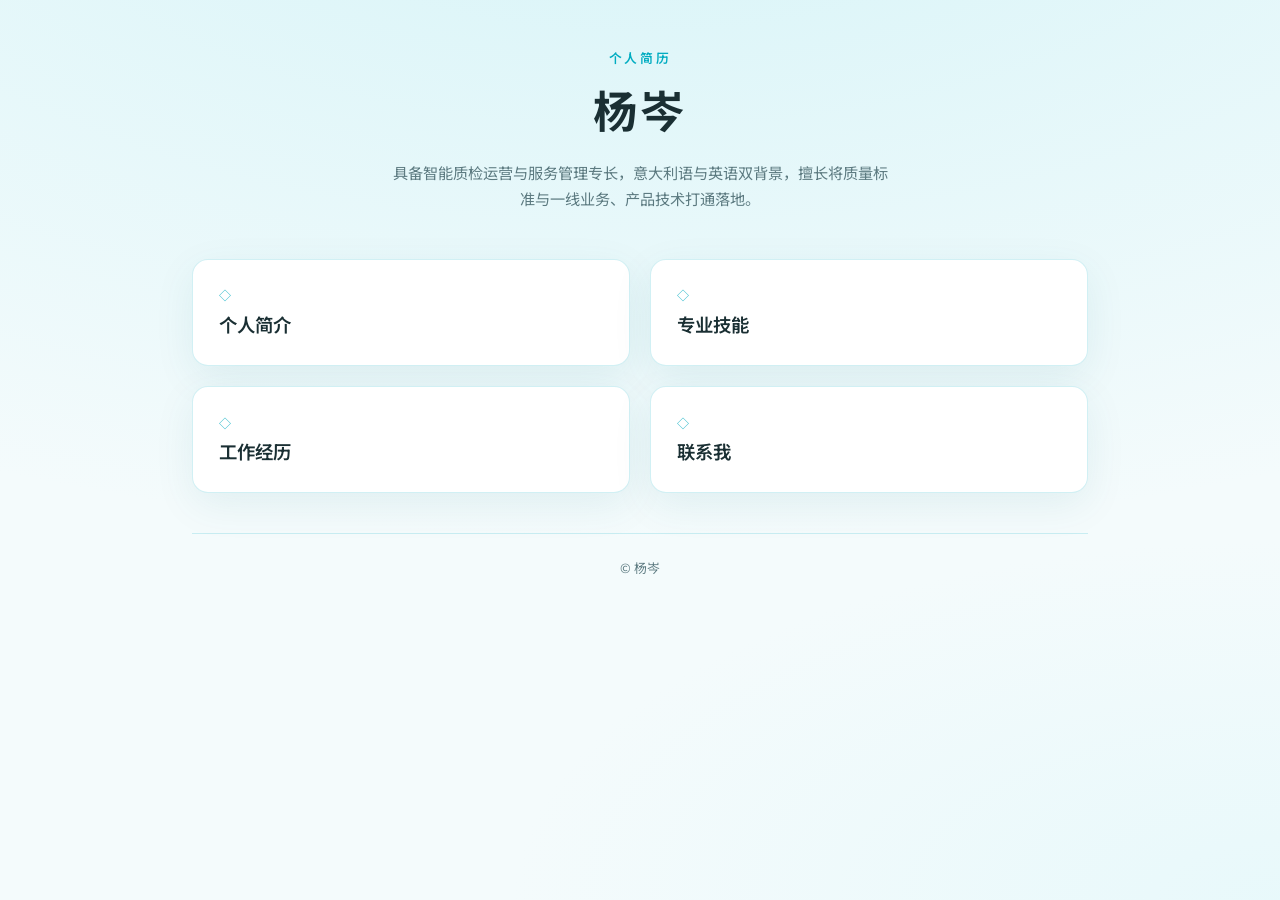
<file: index.html>
<!DOCTYPE html>
<html lang="zh-CN">
<head>
  <meta charset="UTF-8" />
  <meta name="viewport" content="width=device-width, initial-scale=1.0" />
  <title>杨岑 · 个人简历</title>
  <link rel="preconnect" href="https://fonts.googleapis.com" />
  <link rel="preconnect" href="https://fonts.gstatic.com" crossorigin />
  <link href="https://fonts.googleapis.com/css2?family=DM+Sans:ital,opsz,wght@0,9..40,400;0,9..40,500;0,9..40,600;0,9..40,700;1,9..40,400&family=Noto+Sans+SC:wght@400;500;600;700&display=swap" rel="stylesheet" />
  <link rel="stylesheet" href="styles.css" />
</head>
<body>
  <div class="page">
    <header class="site-header">
      <p class="site-tag">个人简历</p>
      <h1 class="site-title">杨岑</h1>
      <p class="home-tagline">具备智能质检运营与服务管理专长，意大利语与英语双背景，擅长将质量标准与一线业务、产品技术打通落地。</p>
    </header>

    <main class="home-grid" aria-label="内容板块">
      <a href="intro.html" class="block-card">
        <span class="block-icon" aria-hidden="true">◇</span>
        <span class="block-label">个人简介</span>
      </a>
      <a href="skills.html" class="block-card">
        <span class="block-icon" aria-hidden="true">◇</span>
        <span class="block-label">专业技能</span>
      </a>
      <a href="experience.html" class="block-card">
        <span class="block-icon" aria-hidden="true">◇</span>
        <span class="block-label">工作经历</span>
      </a>
      <a href="contact.html" class="block-card">
        <span class="block-icon" aria-hidden="true">◇</span>
        <span class="block-label">联系我</span>
      </a>
    </main>

    <footer class="site-footer">
      <span>© 杨岑</span>
    </footer>
  </div>
</body>
</html>
</file>
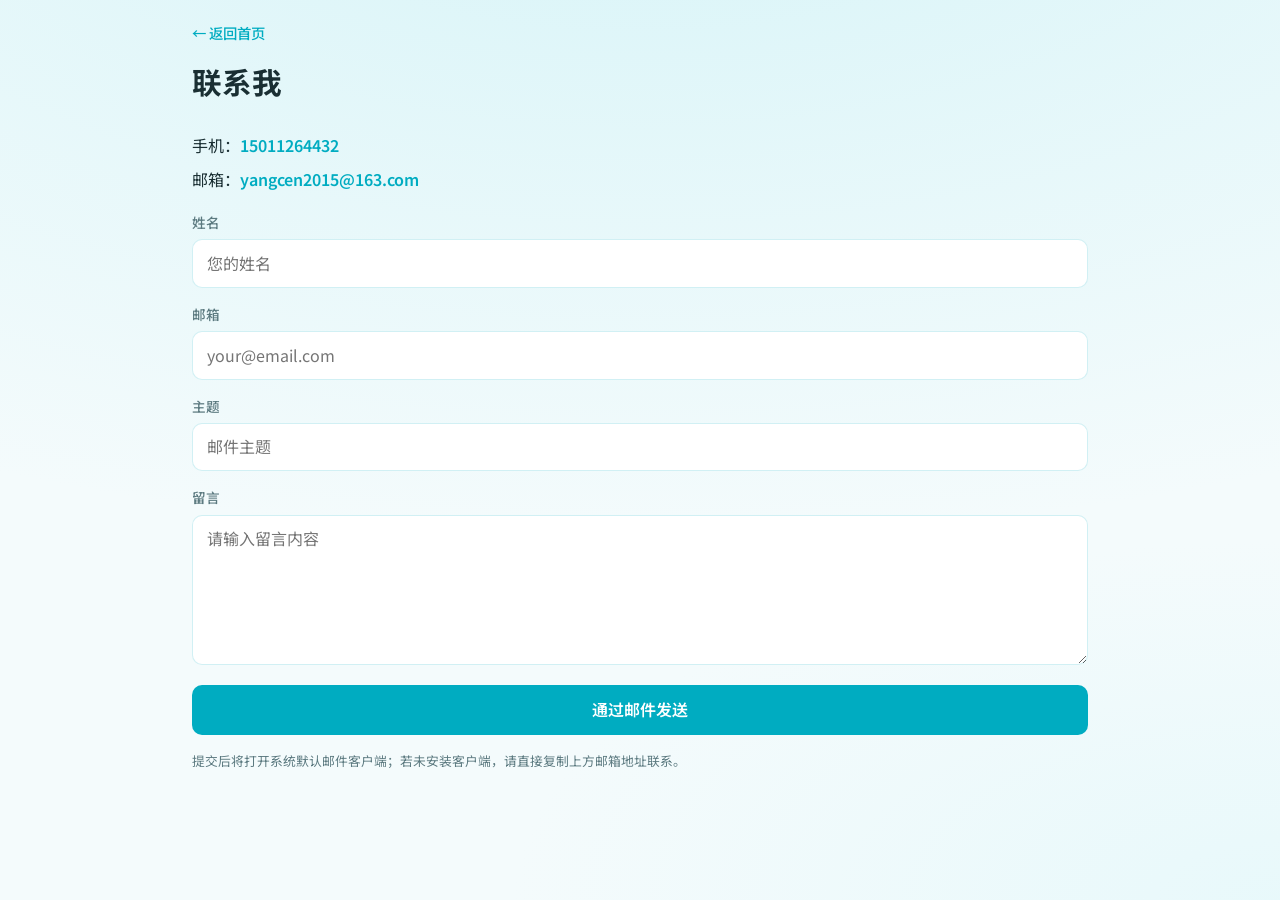
<file: contact.html>
<!DOCTYPE html>
<html lang="zh-CN">
<head>
  <meta charset="UTF-8" />
  <meta name="viewport" content="width=device-width, initial-scale=1.0" />
  <title>联系我 · 杨岑</title>
  <link rel="preconnect" href="https://fonts.googleapis.com" />
  <link rel="preconnect" href="https://fonts.gstatic.com" crossorigin />
  <link href="https://fonts.googleapis.com/css2?family=DM+Sans:ital,opsz,wght@0,9..40,400;0,9..40,500;0,9..40,600;0,9..40,700;1,9..40,400&family=Noto+Sans+SC:wght@400;500;600;700&display=swap" rel="stylesheet" />
  <link rel="stylesheet" href="styles.css" />
</head>
<body>
  <nav class="subpage-nav">
    <a href="index.html" class="back-link">← 返回首页</a>
  </nav>
  <div class="page content-page">
    <header class="content-header">
      <h1 class="content-title">联系我</h1>
    </header>

    <div class="contact-channels">
      <p class="contact-phone">手机：<a href="tel:15011264432">15011264432</a></p>
      <p class="contact-email">邮箱：<a href="mailto:yangcen2015@163.com">yangcen2015@163.com</a></p>
    </div>

    <form class="contact-form" id="contactForm" novalidate>
      <label class="field">
        <span class="field-label">姓名</span>
        <input type="text" name="name" autocomplete="name" required placeholder="您的姓名" />
      </label>
      <label class="field">
        <span class="field-label">邮箱</span>
        <input type="email" name="email" autocomplete="email" required placeholder="your@email.com" />
      </label>
      <label class="field">
        <span class="field-label">主题</span>
        <input type="text" name="subject" required placeholder="邮件主题" />
      </label>
      <label class="field">
        <span class="field-label">留言</span>
        <textarea name="message" rows="5" required placeholder="请输入留言内容"></textarea>
      </label>
      <button type="submit" class="submit-btn">通过邮件发送</button>
      <p class="form-note">提交后将打开系统默认邮件客户端；若未安装客户端，请直接复制上方邮箱地址联系。</p>
    </form>
  </div>
  <script src="script.js"></script>
</body>
</html>
</file>
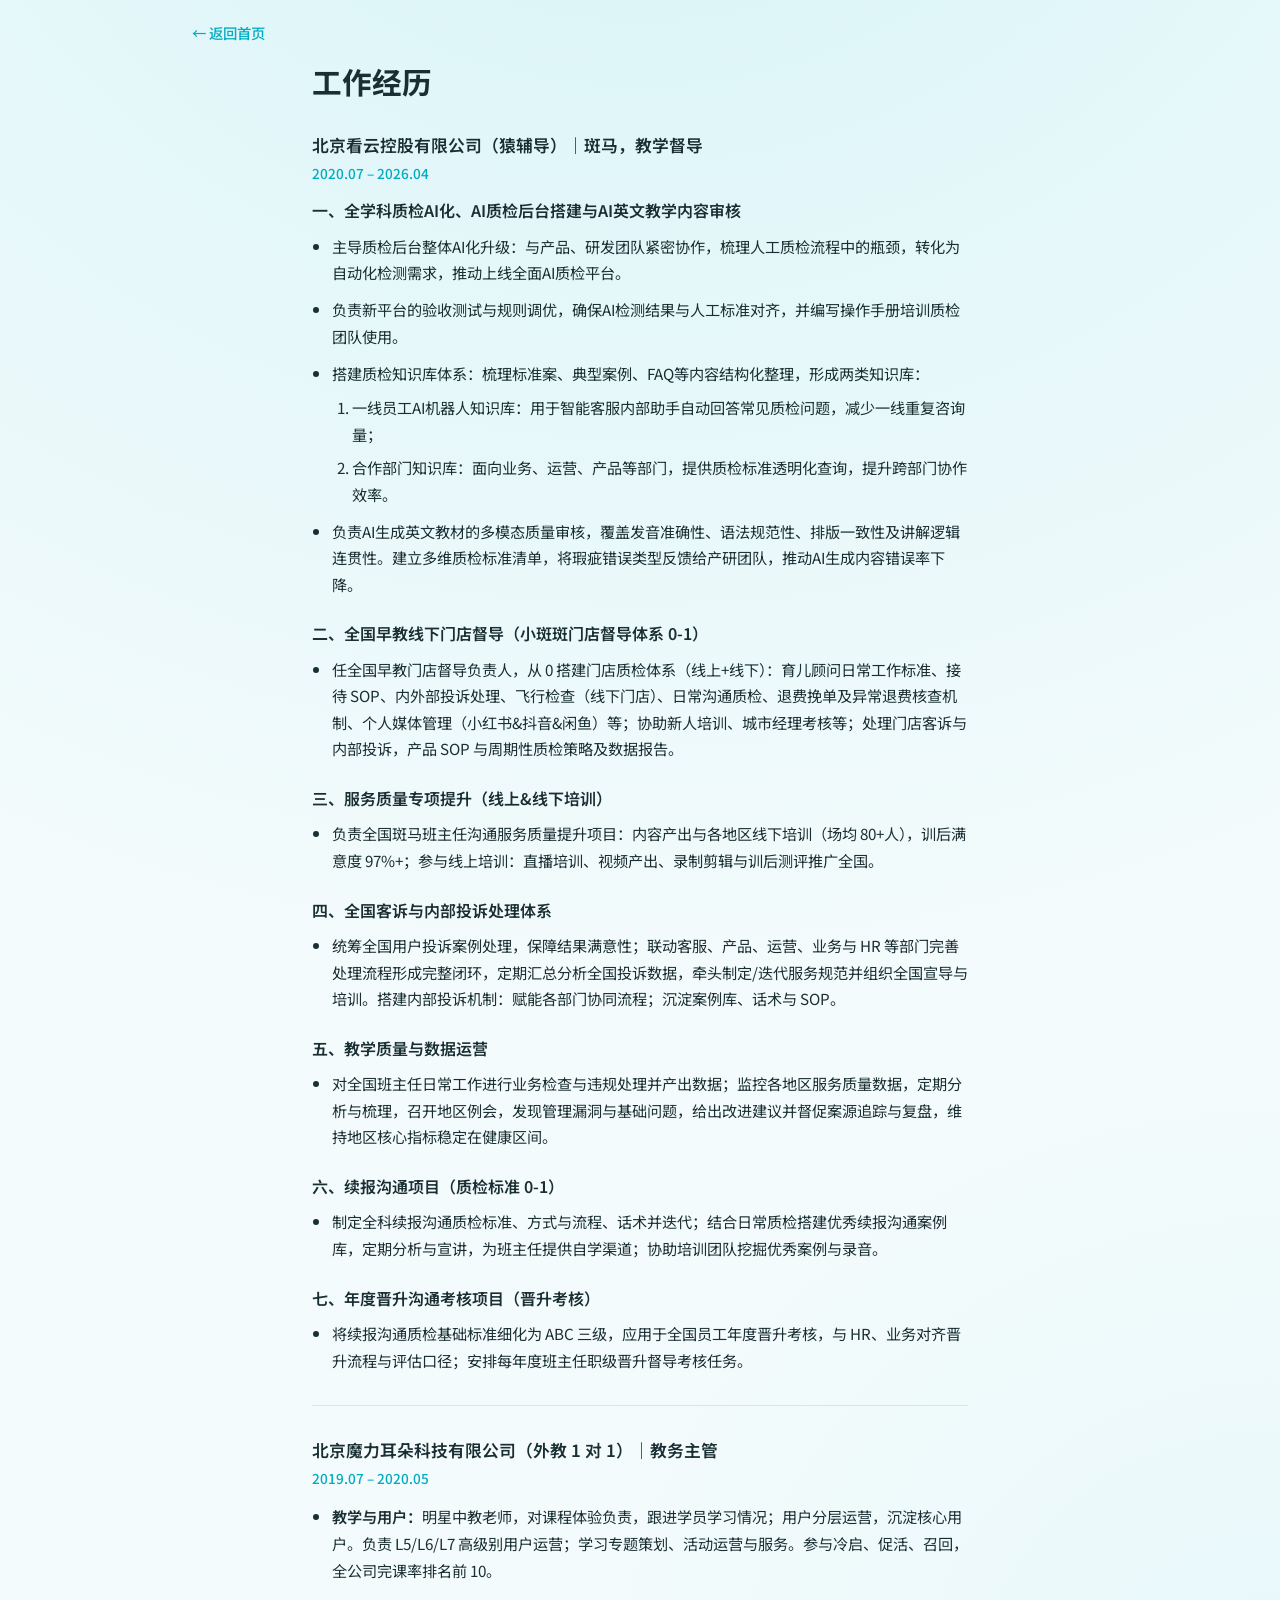
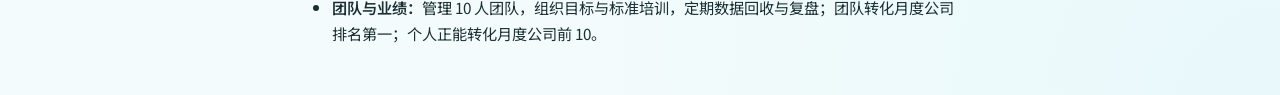
<file: experience.html>
<!DOCTYPE html>
<html lang="zh-CN">
<head>
  <meta charset="UTF-8" />
  <meta name="viewport" content="width=device-width, initial-scale=1.0" />
  <title>工作经历 · 杨岑</title>
  <link rel="preconnect" href="https://fonts.googleapis.com" />
  <link rel="preconnect" href="https://fonts.gstatic.com" crossorigin />
  <link href="https://fonts.googleapis.com/css2?family=DM+Sans:ital,opsz,wght@0,9..40,400;0,9..40,500;0,9..40,600;0,9..40,700;1,9..40,400&family=Noto+Sans+SC:wght@400;500;600;700&display=swap" rel="stylesheet" />
  <link rel="stylesheet" href="styles.css" />
</head>
<body>
  <nav class="subpage-nav">
    <a href="index.html" class="back-link">← 返回首页</a>
  </nav>
  <div class="page content-page experience-page resume-copy">
    <header class="content-header">
      <h1 class="content-title">工作经历</h1>
    </header>

    <article class="job job-full">
      <header class="job-head">
        <h2 class="job-title">北京看云控股有限公司（猿辅导）｜斑马，教学督导</h2>
        <p class="job-meta">2020.07 – 2026.04</p>
      </header>

      <section class="resume-block">
        <h3 class="resume-block-title">一、全学科质检AI化、AI质检后台搭建与AI英文教学内容审核</h3>
        <ul class="resume-list">
          <li>主导质检后台整体AI化升级：与产品、研发团队紧密协作，梳理人工质检流程中的瓶颈，转化为自动化检测需求，推动上线全面AI质检平台。</li>
          <li>负责新平台的验收测试与规则调优，确保AI检测结果与人工标准对齐，并编写操作手册培训质检团队使用。</li>
          <li>
            搭建质检知识库体系：梳理标准案、典型案例、FAQ等内容结构化整理，形成两类知识库：
            <ol class="resume-sublist">
              <li>一线员工AI机器人知识库：用于智能客服内部助手自动回答常见质检问题，减少一线重复咨询量；</li>
              <li>合作部门知识库：面向业务、运营、产品等部门，提供质检标准透明化查询，提升跨部门协作效率。</li>
            </ol>
          </li>
          <li>负责AI生成英文教材的多模态质量审核，覆盖发音准确性、语法规范性、排版一致性及讲解逻辑连贯性。建立多维质检标准清单，将瑕疵错误类型反馈给产研团队，推动AI生成内容错误率下降。</li>
        </ul>
      </section>

      <section class="resume-block">
        <h3 class="resume-block-title">二、全国早教线下门店督导（小斑斑门店督导体系 0-1）</h3>
        <ul class="resume-list">
          <li>任全国早教门店督导负责人，从 0 搭建门店质检体系（线上+线下）：育儿顾问日常工作标准、接待 SOP、内外部投诉处理、飞行检查（线下门店）、日常沟通质检、退费挽单及异常退费核查机制、个人媒体管理（小红书&amp;抖音&amp;闲鱼）等；协助新人培训、城市经理考核等；处理门店客诉与内部投诉，产品 SOP 与周期性质检策略及数据报告。</li>
        </ul>
      </section>

      <section class="resume-block">
        <h3 class="resume-block-title">三、服务质量专项提升（线上&amp;线下培训）</h3>
        <ul class="resume-list">
          <li>负责全国斑马班主任沟通服务质量提升项目：内容产出与各地区线下培训（场均 80+人），训后满意度 97%+；参与线上培训：直播培训、视频产出、录制剪辑与训后测评推广全国。</li>
        </ul>
      </section>

      <section class="resume-block">
        <h3 class="resume-block-title">四、全国客诉与内部投诉处理体系</h3>
        <ul class="resume-list">
          <li>统筹全国用户投诉案例处理，保障结果满意性；联动客服、产品、运营、业务与 HR 等部门完善处理流程形成完整闭环，定期汇总分析全国投诉数据，牵头制定/迭代服务规范并组织全国宣导与培训。搭建内部投诉机制：赋能各部门协同流程；沉淀案例库、话术与 SOP。</li>
        </ul>
      </section>

      <section class="resume-block">
        <h3 class="resume-block-title">五、教学质量与数据运营</h3>
        <ul class="resume-list">
          <li>对全国班主任日常工作进行业务检查与违规处理并产出数据；监控各地区服务质量数据，定期分析与梳理，召开地区例会，发现管理漏洞与基础问题，给出改进建议并督促案源追踪与复盘，维持地区核心指标稳定在健康区间。</li>
        </ul>
      </section>

      <section class="resume-block">
        <h3 class="resume-block-title">六、续报沟通项目（质检标准 0-1）</h3>
        <ul class="resume-list">
          <li>制定全科续报沟通质检标准、方式与流程、话术并迭代；结合日常质检搭建优秀续报沟通案例库，定期分析与宣讲，为班主任提供自学渠道；协助培训团队挖掘优秀案例与录音。</li>
        </ul>
      </section>

      <section class="resume-block">
        <h3 class="resume-block-title">七、年度晋升沟通考核项目（晋升考核）</h3>
        <ul class="resume-list">
          <li>将续报沟通质检基础标准细化为 ABC 三级，应用于全国员工年度晋升考核，与 HR、业务对齐晋升流程与评估口径；安排每年度班主任职级晋升督导考核任务。</li>
        </ul>
      </section>
    </article>

    <article class="job job-full">
      <header class="job-head">
        <h2 class="job-title">北京魔力耳朵科技有限公司（外教 1 对 1）｜教务主管</h2>
        <p class="job-meta">2019.07 – 2020.05</p>
      </header>

      <ul class="resume-list resume-list-flat">
        <li><strong>教学与用户：</strong>明星中教老师，对课程体验负责，跟进学员学习情况；用户分层运营，沉淀核心用户。负责 L5/L6/L7 高级别用户运营；学习专题策划、活动运营与服务。参与冷启、促活、召回，全公司完课率排名前 10。</li>
        <li><strong>团队与业绩：</strong>管理 10 人团队，组织目标与标准培训，定期数据回收与复盘；团队转化月度公司排名第一；个人正能转化月度公司前 10。</li>
      </ul>
    </article>
  </div>
</body>
</html>
</file>
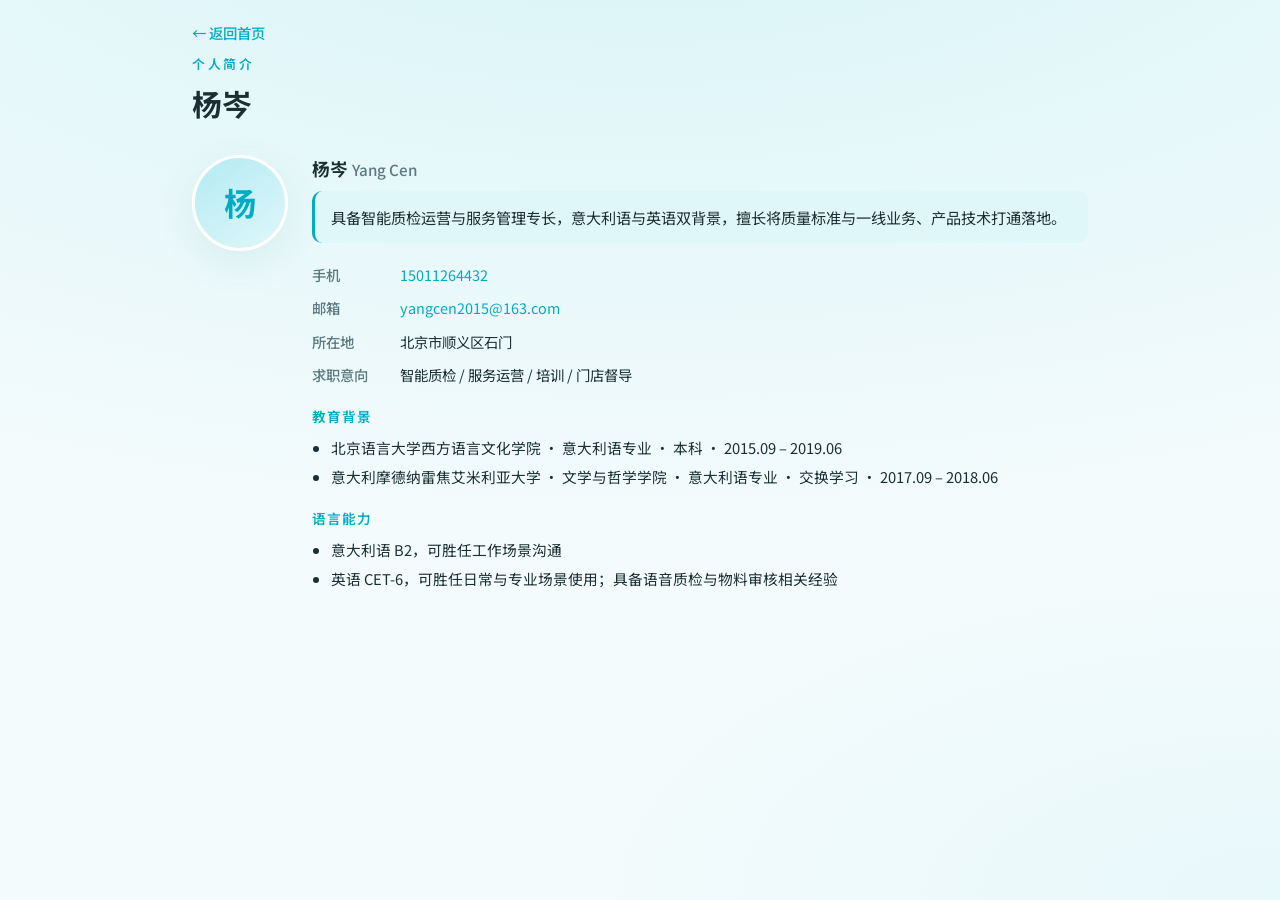
<file: intro.html>
<!DOCTYPE html>
<html lang="zh-CN">
<head>
  <meta charset="UTF-8" />
  <meta name="viewport" content="width=device-width, initial-scale=1.0" />
  <title>个人简介 · 杨岑</title>
  <link rel="preconnect" href="https://fonts.googleapis.com" />
  <link rel="preconnect" href="https://fonts.gstatic.com" crossorigin />
  <link href="https://fonts.googleapis.com/css2?family=DM+Sans:ital,opsz,wght@0,9..40,400;0,9..40,500;0,9..40,600;0,9..40,700;1,9..40,400&family=Noto+Sans+SC:wght@400;500;600;700&display=swap" rel="stylesheet" />
  <link rel="stylesheet" href="styles.css" />
</head>
<body>
  <nav class="subpage-nav">
    <a href="index.html" class="back-link">← 返回首页</a>
  </nav>
  <div class="page content-page">
    <header class="content-header">
      <p class="site-tag">个人简介</p>
      <h1 class="content-title">杨岑</h1>
    </header>

    <div class="intro-layout">
      <div class="avatar" role="img" aria-label="头像占位">杨</div>
      <div class="intro-text">
        <p class="name-line"><strong>杨岑</strong> <span class="name-en">Yang Cen</span></p>
        <p class="one-liner">具备智能质检运营与服务管理专长，意大利语与英语双背景，擅长将质量标准与一线业务、产品技术打通落地。</p>
        <dl class="meta-list">
          <div><dt>手机</dt><dd><a href="tel:15011264432">15011264432</a></dd></div>
          <div><dt>邮箱</dt><dd><a href="mailto:yangcen2015@163.com">yangcen2015@163.com</a></dd></div>
          <div><dt>所在地</dt><dd>北京市顺义区石门</dd></div>
          <div><dt>求职意向</dt><dd>智能质检 / 服务运营 / 培训 / 门店督导</dd></div>
        </dl>
        <h2 class="subheading">教育背景</h2>
        <ul class="bullet-list">
          <li>北京语言大学西方语言文化学院 · 意大利语专业 · 本科 · 2015.09 – 2019.06</li>
          <li>意大利摩德纳雷焦艾米利亚大学 · 文学与哲学学院 · 意大利语专业 · 交换学习 · 2017.09 – 2018.06</li>
        </ul>
        <h2 class="subheading">语言能力</h2>
        <ul class="bullet-list">
          <li>意大利语 B2，可胜任工作场景沟通</li>
          <li>英语 CET-6，可胜任日常与专业场景使用；具备语音质检与物料审核相关经验</li>
        </ul>
      </div>
    </div>
  </div>
</body>
</html>
</file>
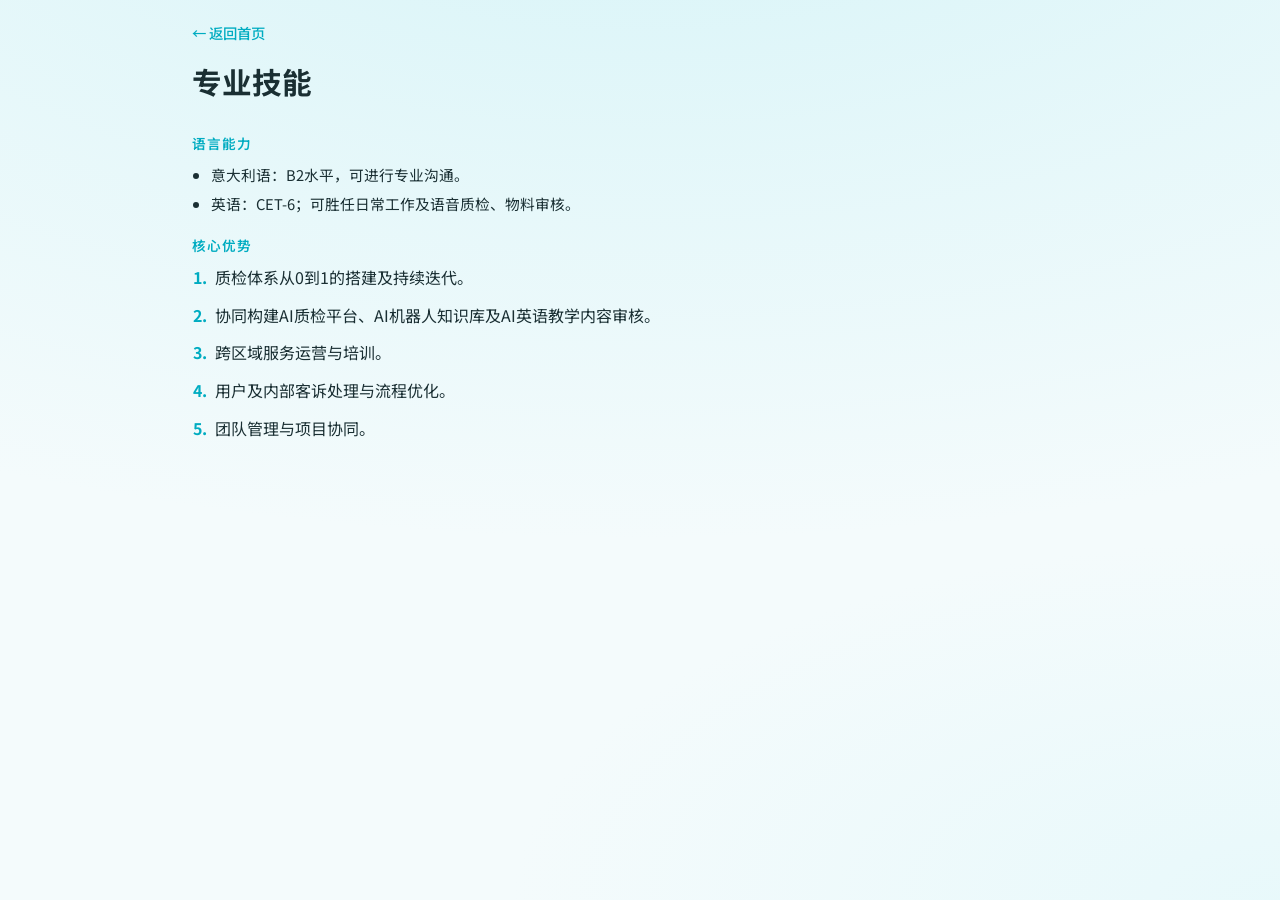
<file: skills.html>
<!DOCTYPE html>
<html lang="zh-CN">
<head>
  <meta charset="UTF-8" />
  <meta name="viewport" content="width=device-width, initial-scale=1.0" />
  <title>专业技能 · 杨岑</title>
  <link rel="preconnect" href="https://fonts.googleapis.com" />
  <link rel="preconnect" href="https://fonts.gstatic.com" crossorigin />
  <link href="https://fonts.googleapis.com/css2?family=DM+Sans:ital,opsz,wght@0,9..40,400;0,9..40,500;0,9..40,600;0,9..40,700;1,9..40,400&family=Noto+Sans+SC:wght@400;500;600;700&display=swap" rel="stylesheet" />
  <link rel="stylesheet" href="styles.css" />
</head>
<body>
  <nav class="subpage-nav">
    <a href="index.html" class="back-link">← 返回首页</a>
  </nav>
  <div class="page content-page">
    <header class="content-header">
      <h1 class="content-title">专业技能</h1>
    </header>

    <h2 class="subheading">语言能力</h2>
    <ul class="bullet-list">
      <li>意大利语：B2水平，可进行专业沟通。</li>
      <li>英语：CET-6；可胜任日常工作及语音质检、物料审核。</li>
    </ul>

    <h2 class="subheading">核心优势</h2>
    <ol class="skills-list">
      <li>质检体系从0到1的搭建及持续迭代。</li>
      <li>协同构建AI质检平台、AI机器人知识库及AI英语教学内容审核。</li>
      <li>跨区域服务运营与培训。</li>
      <li>用户及内部客诉处理与流程优化。</li>
      <li>团队管理与项目协同。</li>
    </ol>
  </div>
</body>
</html>
</file>
<file: styles.css>
:root {
  --bg-page: #f4fbfc;
  --bg-card: #ffffff;
  --bg-panel: #fbfeff;
  --accent: #00acc1;
  --accent-soft: #b2ebf2;
  --accent-muted: #e0f7fa;
  --text: #1a2f33;
  --text-muted: #5c7a80;
  --border: rgba(0, 172, 193, 0.18);
  --shadow: 0 12px 40px rgba(0, 105, 120, 0.08);
  --radius: 16px;
  --font-sans: "Noto Sans SC", "DM Sans", system-ui, sans-serif;
  --transition: 0.28s cubic-bezier(0.4, 0, 0.2, 1);
}

*,
*::before,
*::after {
  box-sizing: border-box;
}

html {
  scroll-behavior: smooth;
}

body {
  margin: 0;
  min-height: 100vh;
  font-family: var(--font-sans);
  font-size: 16px;
  line-height: 1.6;
  color: var(--text);
  background: var(--bg-page);
  background-image:
    radial-gradient(ellipse 120% 80% at 50% -20%, rgba(178, 235, 242, 0.45), transparent),
    radial-gradient(ellipse 60% 40% at 100% 100%, rgba(224, 247, 250, 0.6), transparent);
}

.page {
  max-width: 960px;
  margin: 0 auto;
  padding: clamp(1.5rem, 4vw, 3rem) clamp(1rem, 4vw, 2rem) 2rem;
}

.site-header {
  text-align: center;
  margin-bottom: clamp(2rem, 5vw, 3rem);
}

.site-tag {
  margin: 0 0 0.35rem;
  font-size: 0.8rem;
  font-weight: 600;
  letter-spacing: 0.2em;
  text-transform: uppercase;
  color: var(--accent);
}

.site-title {
  margin: 0;
  font-size: clamp(2rem, 5vw, 2.75rem);
  font-weight: 700;
  letter-spacing: 0.06em;
  color: var(--text);
}

.home-tagline {
  margin: 1rem auto 0;
  max-width: 32rem;
  padding: 0 0.5rem;
  font-size: 0.95rem;
  line-height: 1.65;
  color: var(--text-muted);
  font-weight: 400;
}

.home-grid {
  display: grid;
  grid-template-columns: repeat(2, 1fr);
  gap: clamp(0.85rem, 2vw, 1.25rem);
}

@media (max-width: 640px) {
  .home-grid {
    grid-template-columns: 1fr;
  }
}

.block-card {
  display: flex;
  flex-direction: column;
  align-items: flex-start;
  gap: 0.35rem;
  padding: clamp(1.25rem, 3vw, 1.6rem);
  text-align: left;
  text-decoration: none;
  border: 1px solid var(--border);
  border-radius: var(--radius);
  background: var(--bg-card);
  box-shadow: var(--shadow);
  cursor: pointer;
  font: inherit;
  color: inherit;
  transition: transform var(--transition), border-color var(--transition), box-shadow var(--transition);
}

.block-card:hover,
.block-card:focus-visible {
  transform: translateY(-3px);
  border-color: rgba(0, 172, 193, 0.35);
  box-shadow: 0 16px 48px rgba(0, 105, 120, 0.12);
  outline: none;
}

.block-card:focus-visible {
  outline: 2px solid var(--accent);
  outline-offset: 2px;
}

.block-icon {
  font-size: 0.75rem;
  color: var(--accent);
  opacity: 0.85;
}

.block-label {
  font-size: 1.15rem;
  font-weight: 600;
  color: var(--text);
}

.site-footer {
  margin-top: 2.5rem;
  padding-top: 1.5rem;
  border-top: 1px solid var(--border);
  text-align: center;
  font-size: 0.8rem;
  color: var(--text-muted);
}

.subpage-nav {
  max-width: 960px;
  margin: 0 auto;
  padding: clamp(1rem, 3vw, 1.25rem) clamp(1rem, 4vw, 2rem) 0;
}

.back-link {
  display: inline-flex;
  align-items: center;
  gap: 0.35rem;
  font-size: 0.9rem;
  font-weight: 500;
  color: var(--accent);
  text-decoration: none;
}

.back-link:hover,
.back-link:focus-visible {
  text-decoration: underline;
  outline: none;
}

.content-page {
  padding-top: 0.5rem;
  padding-bottom: clamp(2rem, 5vw, 3rem);
}

.content-header {
  margin-bottom: 1.75rem;
}

.content-title {
  margin: 0.25rem 0 0;
  font-size: clamp(1.5rem, 4vw, 1.85rem);
  font-weight: 700;
  color: var(--text);
}

.experience-page {
  max-width: 720px;
}

.resume-copy .resume-block {
  margin-bottom: 1.5rem;
}

.resume-copy .resume-block:last-of-type {
  margin-bottom: 0;
}

.resume-block-title {
  margin: 0 0 0.65rem;
  font-size: 1rem;
  font-weight: 600;
  color: var(--text);
  line-height: 1.5;
}

.resume-list {
  margin: 0;
  padding-left: 1.25rem;
  font-size: 0.95rem;
  line-height: 1.75;
  color: var(--text);
}

.resume-list > li + li {
  margin-top: 0.65rem;
}

.resume-sublist {
  margin: 0.5rem 0 0;
  padding-left: 1.25rem;
}

.resume-sublist li + li {
  margin-top: 0.4rem;
}

.resume-list-flat {
  list-style: disc;
  padding-left: 1.25rem;
}

.resume-list-flat strong {
  font-weight: 600;
  color: var(--text);
}

.intro-layout {
  display: grid;
  gap: 1.5rem;
}

@media (min-width: 480px) {
  .intro-layout {
    grid-template-columns: auto 1fr;
    align-items: start;
  }
}

.avatar {
  width: 96px;
  height: 96px;
  border-radius: 50%;
  background: linear-gradient(145deg, var(--accent-soft), var(--accent-muted));
  color: var(--accent);
  font-size: 2rem;
  font-weight: 700;
  display: flex;
  align-items: center;
  justify-content: center;
  border: 3px solid var(--bg-card);
  box-shadow: var(--shadow);
  flex-shrink: 0;
}

.name-line {
  margin: 0 0 0.5rem;
  font-size: 1.1rem;
}

.name-en {
  font-weight: 500;
  color: var(--text-muted);
  font-size: 0.95rem;
}

.one-liner {
  margin: 0 0 1.25rem;
  padding: 0.85rem 1rem;
  background: var(--accent-muted);
  border-radius: 10px;
  border-left: 3px solid var(--accent);
  font-size: 0.95rem;
}

.meta-list {
  margin: 0 0 1.25rem;
  display: grid;
  gap: 0.65rem;
}

.meta-list div {
  display: grid;
  grid-template-columns: 5rem 1fr;
  gap: 0.5rem;
  font-size: 0.9rem;
}

.meta-list dt {
  margin: 0;
  color: var(--text-muted);
  font-weight: 500;
}

.meta-list dd {
  margin: 0;
}

.meta-list a {
  color: var(--accent);
  text-decoration: none;
}

.meta-list a:hover {
  text-decoration: underline;
}

.subheading {
  margin: 1.25rem 0 0.5rem;
  font-size: 0.85rem;
  font-weight: 600;
  letter-spacing: 0.08em;
  color: var(--accent);
  text-transform: uppercase;
}

.bullet-list {
  margin: 0;
  padding-left: 1.2rem;
  color: var(--text);
  font-size: 0.92rem;
}

.bullet-list li + li {
  margin-top: 0.35rem;
}

.skills-list {
  margin: 0;
  padding-left: 1.2rem;
  color: var(--text);
}

.skills-list li {
  margin-bottom: 0.75rem;
  padding-left: 0.25rem;
}

.skills-list li::marker {
  color: var(--accent);
  font-weight: 700;
}

.job + .job {
  margin-top: 2rem;
  padding-top: 2rem;
  border-top: 1px solid var(--border);
}

.job-head {
  margin-bottom: 0.85rem;
}

.job-title {
  margin: 0;
  font-size: 1.05rem;
  font-weight: 600;
  line-height: 1.45;
}

.job-meta {
  margin: 0.35rem 0 0;
  font-size: 0.85rem;
  color: var(--accent);
  font-weight: 500;
}

.job-list {
  margin: 0;
  padding-left: 1.1rem;
  font-size: 0.92rem;
}

.job-list li + li {
  margin-top: 0.65rem;
}

.job-list strong {
  color: var(--text);
}

.contact-channels {
  display: grid;
  gap: 0.5rem;
  margin-bottom: 1.25rem;
}

.contact-phone,
.contact-email {
  margin: 0;
  font-size: 1rem;
}

.contact-phone a,
.contact-email a {
  color: var(--accent);
  font-weight: 600;
  text-decoration: none;
}

.contact-phone a:hover,
.contact-email a:hover {
  text-decoration: underline;
}

.contact-form {
  display: grid;
  gap: 1rem;
}

.field {
  display: grid;
  gap: 0.35rem;
}

.field-label {
  font-size: 0.85rem;
  font-weight: 500;
  color: var(--text-muted);
}

.field input,
.field textarea {
  width: 100%;
  padding: 0.65rem 0.85rem;
  border: 1px solid var(--border);
  border-radius: 10px;
  font: inherit;
  background: var(--bg-card);
  color: var(--text);
  transition: border-color var(--transition), box-shadow var(--transition);
}

.field input:focus,
.field textarea:focus {
  outline: none;
  border-color: var(--accent);
  box-shadow: 0 0 0 3px rgba(0, 172, 193, 0.2);
}

.submit-btn {
  margin-top: 0.25rem;
  padding: 0.75rem 1.25rem;
  border: none;
  border-radius: 10px;
  background: var(--accent);
  color: #fff;
  font: inherit;
  font-weight: 600;
  cursor: pointer;
  transition: filter var(--transition), transform 0.15s ease;
}

.submit-btn:hover {
  filter: brightness(1.05);
}

.submit-btn:active {
  transform: scale(0.98);
}

.form-note {
  margin: 0;
  font-size: 0.8rem;
  color: var(--text-muted);
  line-height: 1.5;
}
</file>
